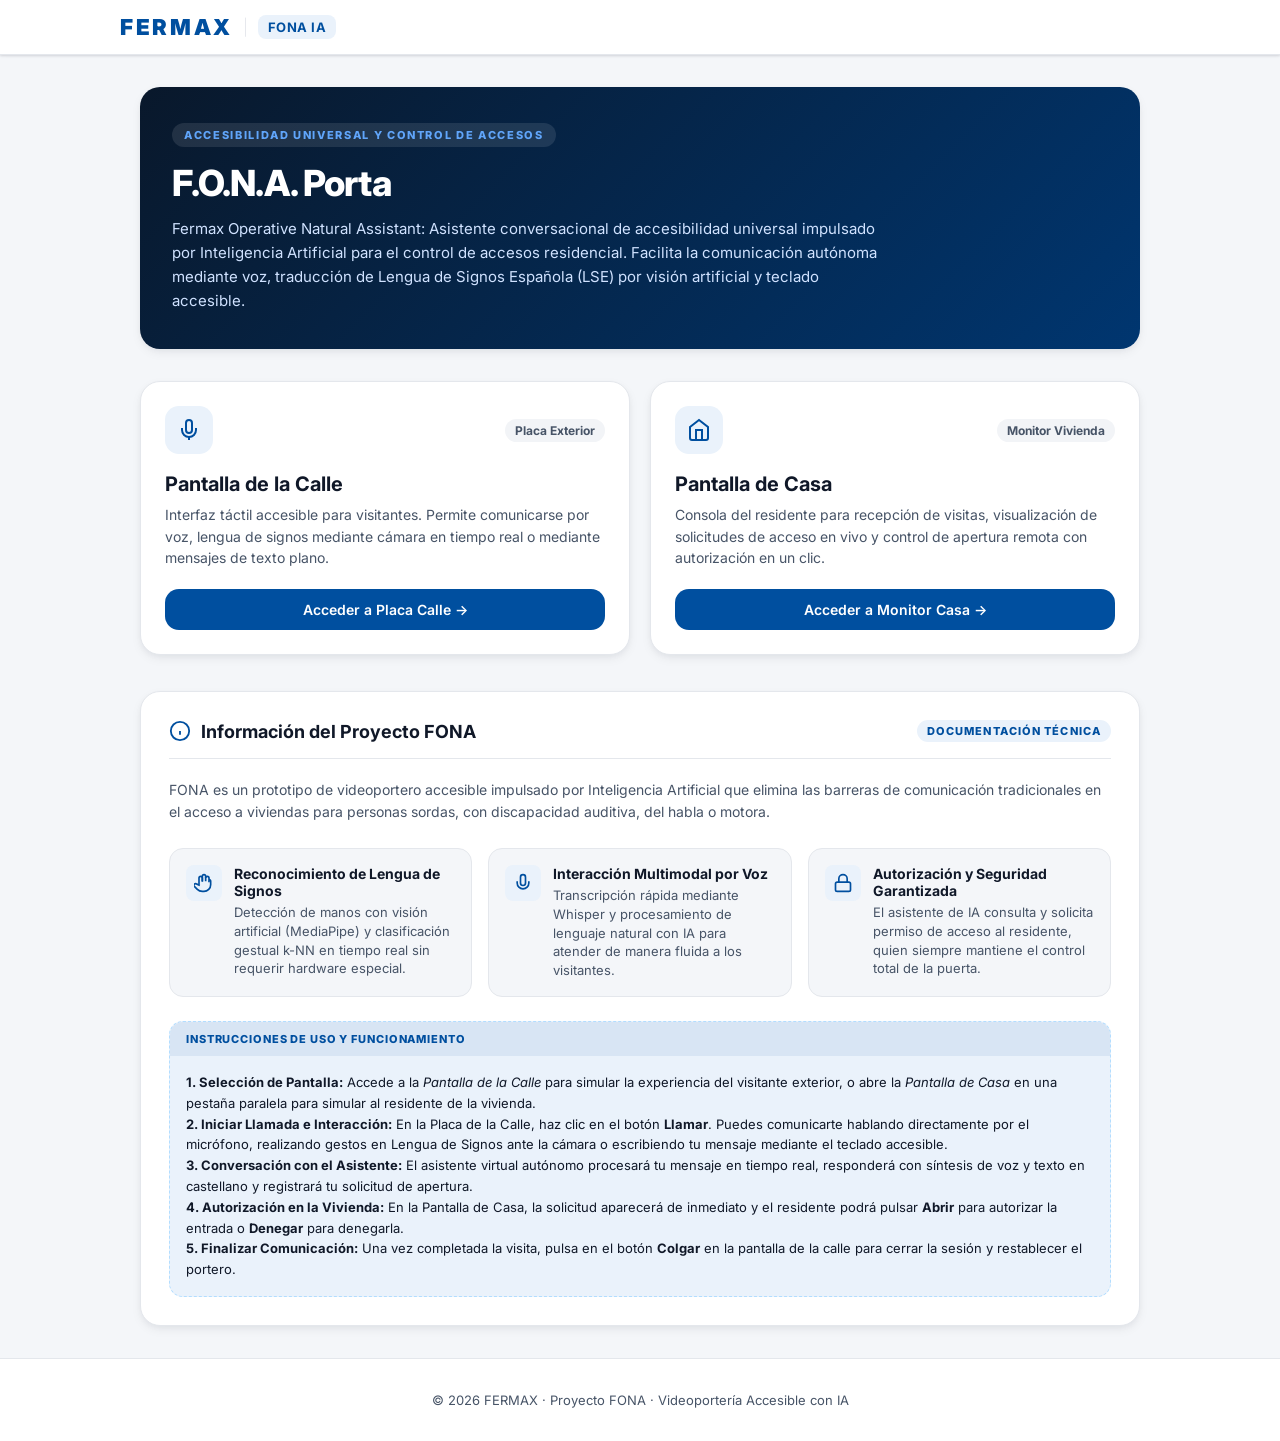
<file: front/index.html>
<!doctype html>
<html lang="es">
<head>
  <meta charset="utf-8">
  <meta name="viewport" content="width=device-width, initial-scale=1">
  <meta name="theme-color" content="#004F9F">
  <title>FERMAX FONA · Videoportero Accesible</title>
  <link rel="stylesheet" href="./css/base.css">
  <link rel="preconnect" href="https://fonts.googleapis.com">
  <link rel="preconnect" href="https://fonts.gstatic.com" crossorigin>
  <link href="https://fonts.googleapis.com/css2?family=Inter:wght@400;500;600;700;800&display=swap" rel="stylesheet">
</head>
<body class="home-page">

  <!-- Header Institucional FERMAX (Limpio) -->
  <header class="navbar">
    <div class="navbar-container">
      <div class="brand">
        <span class="brand-logo">FERMAX</span>
        <span class="brand-divider">|</span>
        <span class="brand-sub">FONA IA</span>
      </div>
    </div>
  </header>

  <!-- Contenedor Principal -->
  <main class="main-container">
    
    <!-- Hero Header Profesional en Bloque Oscuro -->
    <section class="hero-card">
      <div class="hero-tag">ACCESIBILIDAD UNIVERSAL Y CONTROL DE ACCESOS</div>
      <h1 class="hero-title">F.O.N.A. Porta</h1>
      <p class="hero-description">
        Fermax Operative Natural Assistant: Asistente conversacional de accesibilidad universal impulsado por Inteligencia Artificial para el control de accesos residencial. Facilita la comunicación autónoma mediante voz, traducción de Lengua de Signos Española (LSE) por visión artificial y teclado accesible.
      </p>
    </section>

    <!-- Rejilla de Módulos Principal -->
    <section class="portal-grid">
      
      <!-- Card 1: Calle -->
      <a href="./calle/" class="portal-card card-calle">
        <div class="card-header">
          <div class="card-icon">
            <svg width="24" height="24" viewBox="0 0 24 24" fill="none" stroke="currentColor" stroke-width="2">
              <path d="M12 2a3 3 0 0 0-3 3v7a3 3 0 0 0 6 0V5a3 3 0 0 0-3-3z"/>
              <path d="M19 10v2a7 7 0 0 1-14 0v-2"/>
              <line x1="12" y1="19" x2="12" y2="22"/>
            </svg>
          </div>
          <span class="card-pill">Placa Exterior</span>
        </div>
        <div class="card-body">
          <h2 class="card-title">Pantalla de la Calle</h2>
          <p class="card-text">
            Interfaz táctil accesible para visitantes. Permite comunicarse por voz, lengua de signos mediante cámara en tiempo real o mediante mensajes de texto plano.
          </p>
        </div>
        <div class="card-footer">
          <span class="btn-action">Acceder a Placa Calle &rarr;</span>
        </div>
      </a>

      <!-- Card 2: Casa -->
      <a href="./casa/" class="portal-card card-casa">
        <div class="card-header">
          <div class="card-icon">
            <svg width="24" height="24" viewBox="0 0 24 24" fill="none" stroke="currentColor" stroke-width="2">
              <path d="m3 9 9-7 9 7v11a2 2 0 0 1-2 2H5a2 2 0 0 1-2-2z"/>
              <polyline points="9 22 9 12 15 12 15 22"/>
            </svg>
          </div>
          <span class="card-pill">Monitor Vivienda</span>
        </div>
        <div class="card-body">
          <h2 class="card-title">Pantalla de Casa</h2>
          <p class="card-text">
            Consola del residente para recepción de visitas, visualización de solicitudes de acceso en vivo y control de apertura remota con autorización en un clic.
          </p>
        </div>
        <div class="card-footer">
          <span class="btn-action">Acceder a Monitor Casa &rarr;</span>
        </div>
      </a>

    </section>

    <!-- Panel Informativo del Proyecto FONA -->
    <section class="info-section">
      <div class="info-header">
        <div class="info-title-group">
          <svg width="22" height="22" viewBox="0 0 24 24" fill="none" stroke="#004F9F" stroke-width="2">
            <circle cx="12" cy="12" r="10"/>
            <line x1="12" y1="16" x2="12" y2="12"/>
            <line x1="12" y1="8" x2="12.01" y2="8"/>
          </svg>
          <h2>Información del Proyecto FONA</h2>
        </div>
        <span class="info-badge">DOCUMENTACIÓN TÉCNICA</span>
      </div>

      <div class="info-content">
        <p class="info-intro">
          FONA es un prototipo de videoportero accesible impulsado por Inteligencia Artificial que elimina las barreras de comunicación tradicionales en el acceso a viviendas para personas sordas, con discapacidad auditiva, del habla o motora.
        </p>

        <div class="info-features">
          <div class="feature-item">
            <div class="feature-svg">
              <svg width="20" height="20" viewBox="0 0 24 24" fill="none" stroke="#004F9F" stroke-width="2">
                <path d="M18 11V6a2 2 0 0 0-2-2v0a2 2 0 0 0-2 2v0"/>
                <path d="M14 10V4a2 2 0 0 0-2-2v0a2 2 0 0 0-2 2v6"/>
                <path d="M10 10.5V6a2 2 0 0 0-2-2v0a2 2 0 0 0-2 2v8"/>
                <path d="M18 8a2 2 0 0 1 2 2v4a8 8 0 0 1-8 8h-2c-2.8 0-4.5-.86-5.99-2.34l-3.6-3.6a2 2 0 0 1 2.83-2.82L7 15"/>
              </svg>
            </div>
            <div>
              <h3>Reconocimiento de Lengua de Signos</h3>
              <p>Detección de manos con visión artificial (MediaPipe) y clasificación gestual k-NN en tiempo real sin requerir hardware especial.</p>
            </div>
          </div>

          <div class="feature-item">
            <div class="feature-svg">
              <svg width="20" height="20" viewBox="0 0 24 24" fill="none" stroke="#004F9F" stroke-width="2">
                <path d="M12 2a3 3 0 0 0-3 3v7a3 3 0 0 0 6 0V5a3 3 0 0 0-3-3z"/>
                <path d="M19 10v2a7 7 0 0 1-14 0v-2"/>
              </svg>
            </div>
            <div>
              <h3>Interacción Multimodal por Voz</h3>
              <p>Transcripción rápida mediante Whisper y procesamiento de lenguaje natural con IA para atender de manera fluida a los visitantes.</p>
            </div>
          </div>

          <div class="feature-item">
            <div class="feature-svg">
              <svg width="20" height="20" viewBox="0 0 24 24" fill="none" stroke="#004F9F" stroke-width="2">
                <rect x="3" y="11" width="18" height="11" rx="2" ry="2"/>
                <path d="M7 11V7a5 5 0 0 1 10 0v4"/>
              </svg>
            </div>
            <div>
              <h3>Autorización y Seguridad Garantizada</h3>
              <p>El asistente de IA consulta y solicita permiso de acceso al residente, quien siempre mantiene el control total de la puerta.</p>
            </div>
          </div>
        </div>

        <div class="info-custom-block">
          <div class="custom-block-header">
            <span>INSTRUCCIONES DE USO Y FUNCIONAMIENTO</span>
          </div>
          <div class="custom-block-body" id="customProjectInfo">
            <p><strong>1. Selección de Pantalla:</strong> Accede a la <em>Pantalla de la Calle</em> para simular la experiencia del visitante exterior, o abre la <em>Pantalla de Casa</em> en una pestaña paralela para simular al residente de la vivienda.</p>
            <p><strong>2. Iniciar Llamada e Interacción:</strong> En la Placa de la Calle, haz clic en el botón <strong>Llamar</strong>. Puedes comunicarte hablando directamente por el micrófono, realizando gestos en Lengua de Signos ante la cámara o escribiendo tu mensaje mediante el teclado accesible.</p>
            <p><strong>3. Conversación con el Asistente:</strong> El asistente virtual autónomo procesará tu mensaje en tiempo real, responderá con síntesis de voz y texto en castellano y registrará tu solicitud de apertura.</p>
            <p><strong>4. Autorización en la Vivienda:</strong> En la Pantalla de Casa, la solicitud aparecerá de inmediato y el residente podrá pulsar <strong>Abrir</strong> para autorizar la entrada o <strong>Denegar</strong> para denegarla.</p>
            <p><strong>5. Finalizar Comunicación:</strong> Una vez completada la visita, pulsa en el botón <strong>Colgar</strong> en la pantalla de la calle para cerrar la sesión y restablecer el portero.</p>
          </div>
        </div>
      </div>
    </section>

  </main>

  <footer class="footer">
    <p>&copy; 2026 FERMAX · Proyecto FONA · Videoportería Accesible con IA</p>
  </footer>

</body>
</html>
</file>
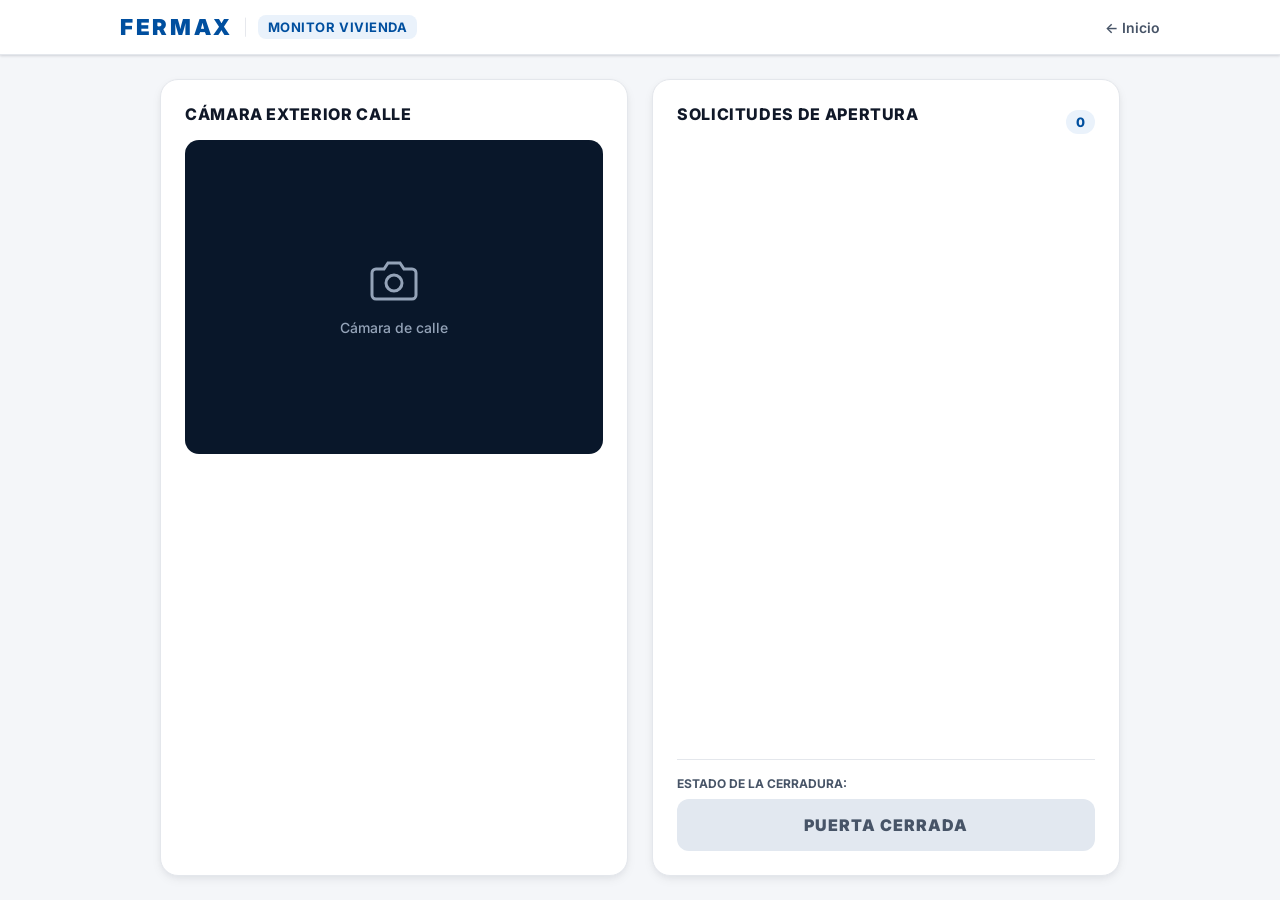
<file: front/casa/index.html>
<!doctype html>
<html lang="es">
<head>
  <meta charset="utf-8">
  <meta name="viewport" content="width=device-width, initial-scale=1">
  <meta name="theme-color" content="#004F9F">
  <title>FERMAX FONA · Monitor Vivienda</title>
  <link rel="stylesheet" href="../css/base.css">
  <link rel="stylesheet" href="../css/casa.css">
  <link rel="preconnect" href="https://fonts.googleapis.com">
  <link rel="preconnect" href="https://fonts.gstatic.com" crossorigin>
  <link href="https://fonts.googleapis.com/css2?family=Inter:wght@400;500;600;700;800&display=swap" rel="stylesheet">
</head>
<body class="house-page">

  <header class="navbar">
    <div class="navbar-container">
      <div class="brand">
        <span class="brand-logo">FERMAX</span>
        <span class="brand-divider">|</span>
        <span class="brand-sub">MONITOR VIVIENDA</span>
      </div>
      <a href="../" class="btn-home-link">&larr; Inicio</a>
    </div>
  </header>

  <main class="house-simplified">
    
    <!-- Panel Cámara Exterior Calle -->
    <section class="panel camera-panel">
      <h2>Cámara Exterior Calle</h2>
      <div class="house-camera" id="cameraBox">
        <img id="houseFrame" alt="Cámara de calle en vivo" class="camera-stream hidden">
        <div id="cameraPlaceholder" class="camera-placeholder">
          <svg width="48" height="48" viewBox="0 0 24 24" fill="none" stroke="currentColor" stroke-width="1.5">
            <path d="M23 19a2 2 0 0 1-2 2H3a2 2 0 0 1-2-2V8a2 2 0 0 1 2-2h4l2-3h6l2 3h4a2 2 0 0 1 2 2z"/>
            <circle cx="12" cy="13" r="4"/>
          </svg>
          <p>Cámara de calle</p>
        </div>
      </div>
    </section>

    <!-- Panel Peticiones de Apertura y Estado de Puerta -->
    <section class="panel pending-panel">
      <div class="title">
        <h2>Solicitudes de Apertura</h2>
        <span id="count" class="badge-count">0</span>
      </div>
      
      <div id="pending" class="pending-list"></div>

      <div class="door-status-box">
        <span class="door-label">Estado de la cerradura:</span>
        <div id="doorState" class="door">PUERTA CERRADA</div>
      </div>
    </section>

  </main>

  <script type="module" src="../js/casa.js"></script>
</body>
</html>
</file>
<file: front/css/base.css>
:root {
  --fermax-blue: #004F9F;
  --fermax-dark-blue: #003670;
  --fermax-navy: #09182B;
  --fermax-light-blue: #EAF2FB;
  --fermax-accent: #0066CC;
  
  --bg: #F4F6F9;
  --surface: #FFFFFF;
  --ink: #101828;
  --muted: #475467;
  --line: #E4E7EC;
  --border-subtle: #F2F4F7;
  
  --ok: #12B76A;
  --ok-bg: #ECFDF3;
  --danger: #D92D20;
  --danger-bg: #FEF3F2;
  
  --shadow-sm: 0 1px 3px rgba(16, 24, 40, 0.1), 0 1px 2px rgba(16, 24, 40, 0.06);
  --shadow-md: 0 4px 12px -2px rgba(16, 24, 40, 0.08), 0 2px 6px -1px rgba(16, 24, 40, 0.04);
  --shadow-lg: 0 12px 24px -4px rgba(16, 24, 40, 0.12), 0 4px 8px -2px rgba(16, 24, 40, 0.04);
  
  --radius-sm: 8px;
  --radius-md: 14px;
  --radius-lg: 20px;
}

* {
  box-sizing: border-box;
}

html, body {
  margin: 0;
  padding: 0;
  min-height: 100%;
  font-family: 'Inter', system-ui, -apple-system, BlinkMacSystemFont, 'Segoe UI', Roboto, sans-serif;
  color: var(--ink);
  background-color: var(--bg);
  -webkit-font-smoothing: antialiased;
}

/* --- Navigation & Navbar --- */
.navbar {
  background-color: var(--surface);
  border-bottom: 1px solid var(--line);
  padding: 14px 24px;
  position: sticky;
  top: 0;
  z-index: 100;
  box-shadow: var(--shadow-sm);
}

.navbar-container {
  max-width: 1040px;
  margin: 0 auto;
  display: flex;
  align-items: center;
  justify-content: space-between;
}

.brand {
  display: flex;
  align-items: center;
  gap: 10px;
}

.brand-logo {
  font-weight: 900;
  font-size: 22px;
  letter-spacing: 0.12em;
  color: var(--fermax-blue);
  text-transform: uppercase;
}

.brand-divider {
  color: var(--line);
  font-weight: 300;
}

.brand-sub {
  font-size: 13px;
  font-weight: 700;
  background: var(--fermax-light-blue);
  color: var(--fermax-blue);
  padding: 4px 10px;
  border-radius: var(--radius-sm);
  letter-spacing: 0.04em;
}

.btn-home-link {
  color: var(--muted);
  text-decoration: none;
  font-size: 14px;
  font-weight: 600;
  transition: color 0.2s ease;
}

.btn-home-link:hover {
  color: var(--fermax-blue);
}

/* --- Layout & Hero --- */
.home-page {
  display: flex;
  flex-direction: column;
  min-height: 100vh;
}

.main-container {
  max-width: 1040px;
  margin: 0 auto;
  padding: 32px 20px;
  width: 100%;
  flex: 1;
}

/* Hero en Bloque Oscuro Profesional */
.hero-card {
  background: linear-gradient(135deg, var(--fermax-navy) 0%, #003670 100%);
  color: #FFFFFF;
  border-radius: var(--radius-lg);
  padding: 36px 32px;
  margin-bottom: 32px;
  box-shadow: var(--shadow-md);
}

.hero-tag {
  display: inline-block;
  font-size: 11px;
  font-weight: 800;
  letter-spacing: 0.15em;
  color: #60A5FA;
  background-color: rgba(255, 255, 255, 0.1);
  padding: 5px 12px;
  border-radius: 999px;
  margin-bottom: 14px;
  text-transform: uppercase;
}

.hero-title {
  font-size: clamp(26px, 4vw, 36px);
  font-weight: 800;
  letter-spacing: -0.02em;
  color: #FFFFFF;
  margin: 0 0 12px 0;
}

.hero-description {
  font-size: 15px;
  line-height: 1.6;
  color: #D0E2FF;
  max-width: 720px;
  margin: 0;
}

/* --- Portal Cards Grid --- */
.portal-grid {
  display: grid;
  grid-template-columns: repeat(auto-fit, minmax(300px, 1fr));
  gap: 20px;
  margin-bottom: 36px;
}

.portal-card {
  display: flex;
  flex-direction: column;
  background-color: var(--surface);
  border: 1px solid var(--line);
  border-radius: var(--radius-lg);
  padding: 24px;
  text-decoration: none;
  color: inherit;
  box-shadow: var(--shadow-md);
  transition: all 0.25s cubic-bezier(0.16, 1, 0.3, 1);
  position: relative;
  overflow: hidden;
}

.portal-card:hover {
  transform: translateY(-3px);
  box-shadow: var(--shadow-lg);
  border-color: #B2DDFF;
}

.card-header {
  display: flex;
  align-items: center;
  justify-content: space-between;
  margin-bottom: 18px;
}

.card-icon {
  width: 48px;
  height: 48px;
  border-radius: var(--radius-md);
  background-color: var(--fermax-light-blue);
  color: var(--fermax-blue);
  display: grid;
  place-items: center;
}

.card-pill {
  font-size: 12px;
  font-weight: 700;
  color: var(--muted);
  background: var(--border-subtle);
  padding: 4px 10px;
  border-radius: 999px;
}

.card-body {
  flex: 1;
}

.card-title {
  font-size: 20px;
  font-weight: 700;
  margin: 0 0 8px 0;
  color: var(--ink);
}

.card-text {
  font-size: 14px;
  line-height: 1.55;
  color: var(--muted);
  margin: 0 0 20px 0;
}

.card-footer {
  margin-top: auto;
}

.btn-action {
  display: inline-flex;
  align-items: center;
  justify-content: center;
  width: 100%;
  padding: 12px 18px;
  background-color: var(--fermax-blue);
  color: #FFFFFF;
  font-weight: 600;
  font-size: 14px;
  border-radius: var(--radius-md);
  transition: background-color 0.2s ease;
}

.portal-card:hover .btn-action {
  background-color: var(--fermax-dark-blue);
}

/* --- Panel de Información --- */
.info-section {
  background-color: var(--surface);
  border: 1px solid var(--line);
  border-radius: var(--radius-lg);
  padding: 28px;
  box-shadow: var(--shadow-md);
}

.info-header {
  display: flex;
  align-items: center;
  justify-content: space-between;
  flex-wrap: wrap;
  gap: 12px;
  border-bottom: 1px solid var(--line);
  padding-bottom: 16px;
  margin-bottom: 20px;
}

.info-title-group {
  display: flex;
  align-items: center;
  gap: 10px;
}

.info-title-group h2 {
  font-size: 18px;
  font-weight: 700;
  margin: 0;
}

.info-badge {
  font-size: 11px;
  font-weight: 800;
  letter-spacing: 0.1em;
  background: var(--fermax-light-blue);
  color: var(--fermax-blue);
  padding: 4px 10px;
  border-radius: 999px;
}

.info-intro {
  font-size: 14px;
  line-height: 1.6;
  color: var(--muted);
  margin-bottom: 24px;
}

.info-features {
  display: grid;
  grid-template-columns: repeat(auto-fit, minmax(260px, 1fr));
  gap: 16px;
  margin-bottom: 24px;
}

.feature-item {
  display: flex;
  gap: 12px;
  background: var(--bg);
  padding: 16px;
  border-radius: var(--radius-md);
  border: 1px solid var(--line);
}

.feature-svg {
  width: 36px;
  height: 36px;
  border-radius: 8px;
  background: var(--fermax-light-blue);
  display: grid;
  place-items: center;
  flex-shrink: 0;
}

.feature-item h3 {
  font-size: 14px;
  font-weight: 700;
  margin: 0 0 4px 0;
  color: var(--ink);
}

.feature-item p {
  font-size: 13px;
  line-height: 1.45;
  color: var(--muted);
  margin: 0;
}

.info-custom-block {
  border: 1px dashed #B2DDFF;
  border-radius: var(--radius-md);
  background-color: var(--fermax-light-blue);
  overflow: hidden;
}

.custom-block-header {
  background-color: rgba(0, 79, 159, 0.08);
  padding: 10px 16px;
  font-size: 11px;
  font-weight: 800;
  letter-spacing: 0.08em;
  color: var(--fermax-blue);
}

.custom-block-body {
  padding: 16px;
  font-size: 13px;
  line-height: 1.6;
  color: var(--ink);
}

.custom-block-body p {
  margin: 0;
}

/* --- Footer --- */
.footer {
  text-align: center;
  padding: 20px;
  font-size: 13px;
  color: var(--muted);
  border-top: 1px solid var(--line);
  background: var(--surface);
  margin-top: auto;
}
</file>
<file: front/css/casa.css>
:root {
  --fermax-blue: #004F9F;
  --fermax-dark-blue: #003670;
  --fermax-light-blue: #EAF2FB;
  --fermax-accent: #0066CC;
}

.house-page {
  display: flex;
  flex-direction: column;
  min-height: 100vh;
  background-color: var(--bg);
}

.house-simplified {
  width: min(1000px, 100%);
  margin: 0 auto;
  padding: 24px 20px;
  display: grid;
  grid-template-columns: 1fr 1fr;
  gap: 24px;
  flex: 1;
}

.panel {
  background: #ffffff;
  border: 1px solid var(--line);
  border-radius: 18px;
  padding: 24px;
  box-shadow: var(--shadow-md);
  display: flex;
  flex-direction: column;
}

.panel h2 {
  font-size: 16px;
  font-weight: 800;
  margin: 0 0 16px;
  color: var(--ink);
  text-transform: uppercase;
  letter-spacing: 0.04em;
}

.house-camera {
  position: relative;
  aspect-ratio: 4/3;
  background: #09172A;
  border-radius: 14px;
  overflow: hidden;
  color: #94A3B8;
  display: grid;
  place-items: center;
  text-align: center;
}

.camera-stream {
  position: absolute;
  inset: 0;
  width: 100%;
  height: 100%;
  object-fit: cover;
  z-index: 5;
}

.camera-placeholder {
  z-index: 1;
  padding: 20px;
}

.hidden {
  display: none !important;
}

.camera-placeholder p {
  margin: 10px 0 0 0;
  font-size: 14px;
  font-weight: 500;
}

.title {
  display: flex;
  justify-content: space-between;
  align-items: center;
  margin-bottom: 16px;
}

.badge-count {
  background: var(--fermax-light-blue);
  color: var(--fermax-blue);
  font-weight: 800;
  font-size: 13px;
  padding: 4px 10px;
  border-radius: 999px;
}

.pending-list {
  flex: 1;
  min-height: 180px;
}

.empty {
  color: var(--muted);
  font-size: 14px;
  margin: 20px 0;
  text-align: center;
}

.request {
  border: 2px solid var(--fermax-blue);
  background: var(--fermax-light-blue);
  border-radius: 14px;
  padding: 18px;
  margin-bottom: 16px;
}

.request-avatar {
  width: 100%;
  max-height: 180px;
  object-fit: cover;
  border-radius: 10px;
  border: 1px solid #B2DDFF;
  margin-bottom: 12px;
  display: block;
}

.request strong {
  display: block;
  font-size: 17px;
  font-weight: 800;
  color: var(--fermax-blue);
  margin-bottom: 6px;
}

.request p {
  color: var(--ink);
  font-size: 14px;
  line-height: 1.5;
  margin: 0 0 16px 0;
}

.actions {
  display: grid;
  grid-template-columns: 1fr 1fr;
  gap: 12px;
}

.actions button {
  padding: 14px;
  border-radius: 10px;
  font-size: 15px;
  font-weight: 800;
  cursor: pointer;
  border: 0;
  transition: opacity 0.2s ease;
}

.approve {
  background: var(--ok) !important;
  color: #ffffff !important;
}

.approve:hover {
  opacity: 0.9;
}

.actions button:not(.approve) {
  background: var(--danger) !important;
  color: #ffffff !important;
}

.door-status-box {
  margin-top: auto;
  padding-top: 16px;
  border-top: 1px solid var(--line);
}

.door-label {
  display: block;
  font-size: 12px;
  font-weight: 700;
  color: var(--muted);
  text-transform: uppercase;
  margin-bottom: 8px;
}

.door {
  text-align: center;
  padding: 16px;
  background: #E2E8F0;
  color: #475467;
  border-radius: 12px;
  font-weight: 900;
  font-size: 16px;
  letter-spacing: 0.06em;
  transition: all 0.3s ease;
}

.door.open {
  background: var(--ok);
  color: #ffffff;
  box-shadow: 0 0 16px rgba(18, 183, 106, 0.4);
}

@media (max-width: 768px) {
  .house-simplified {
    grid-template-columns: 1fr;
    padding: 16px;
  }
}
</file>
